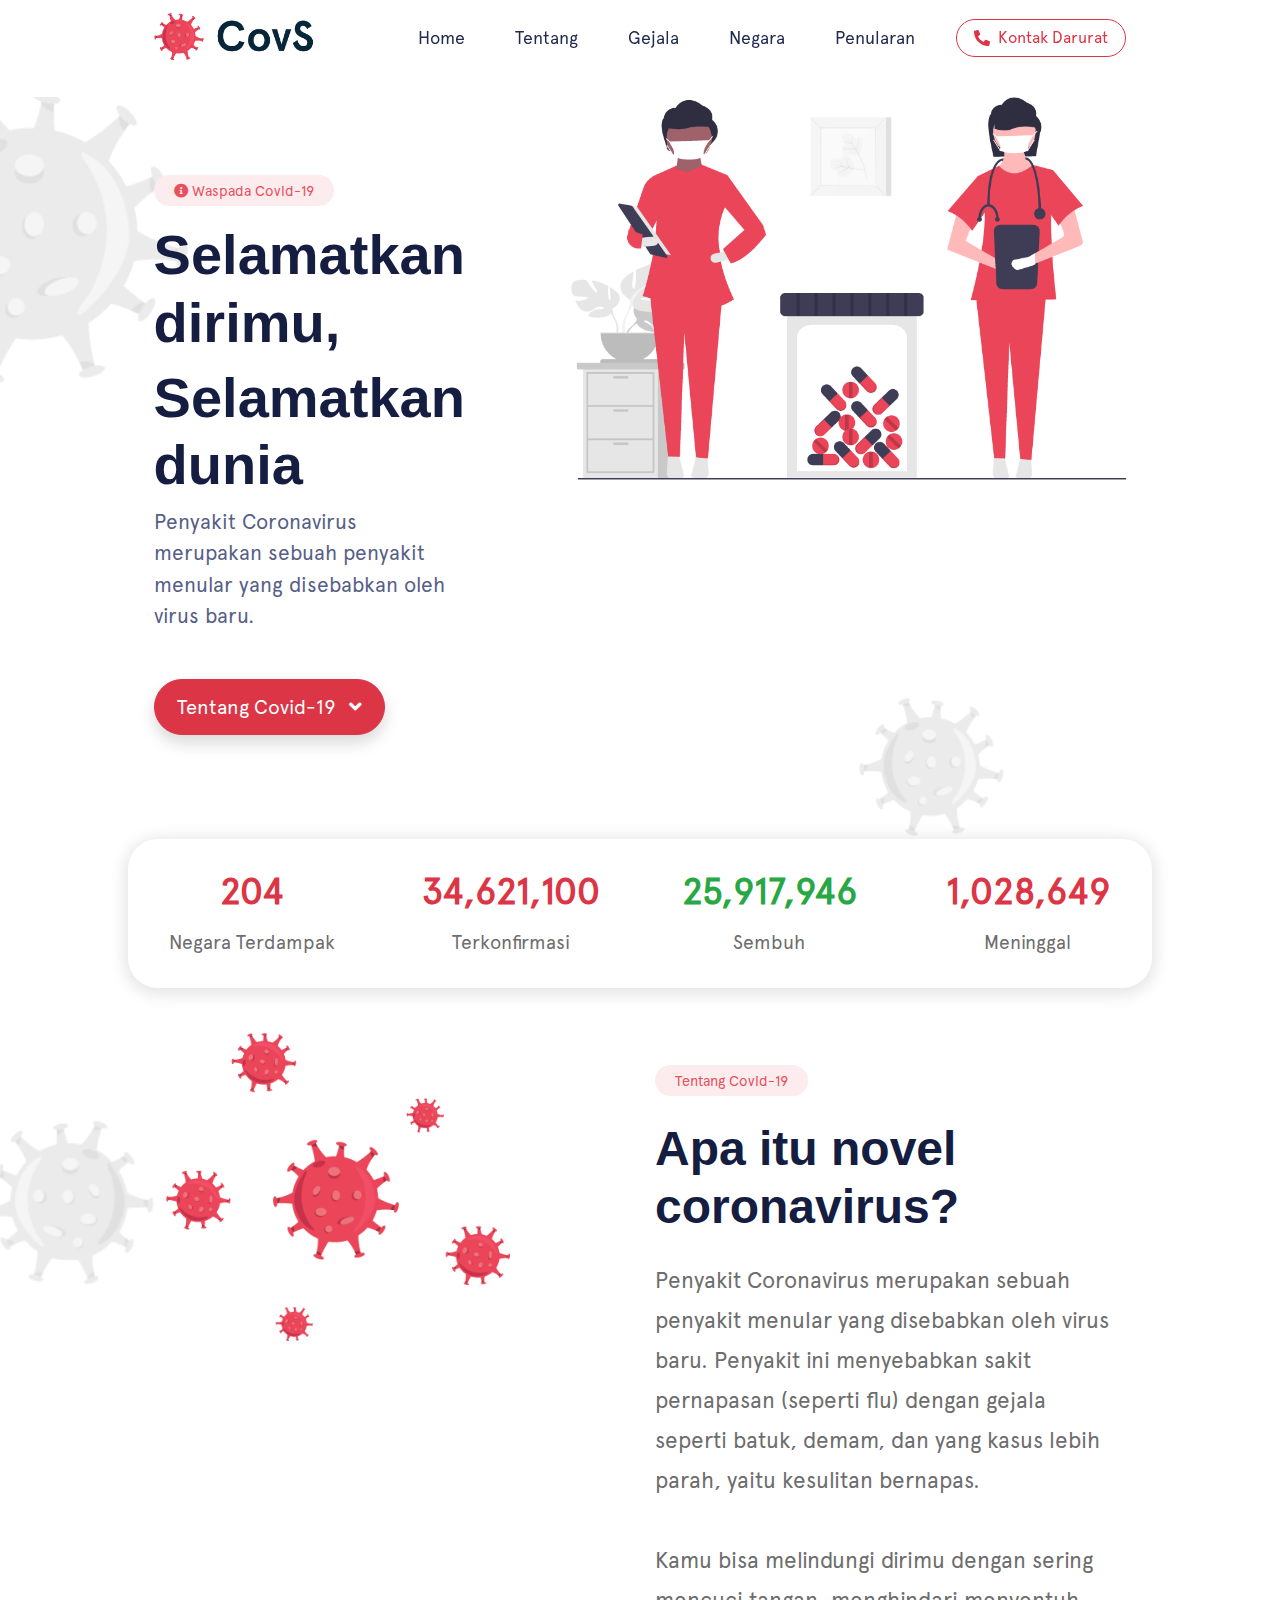
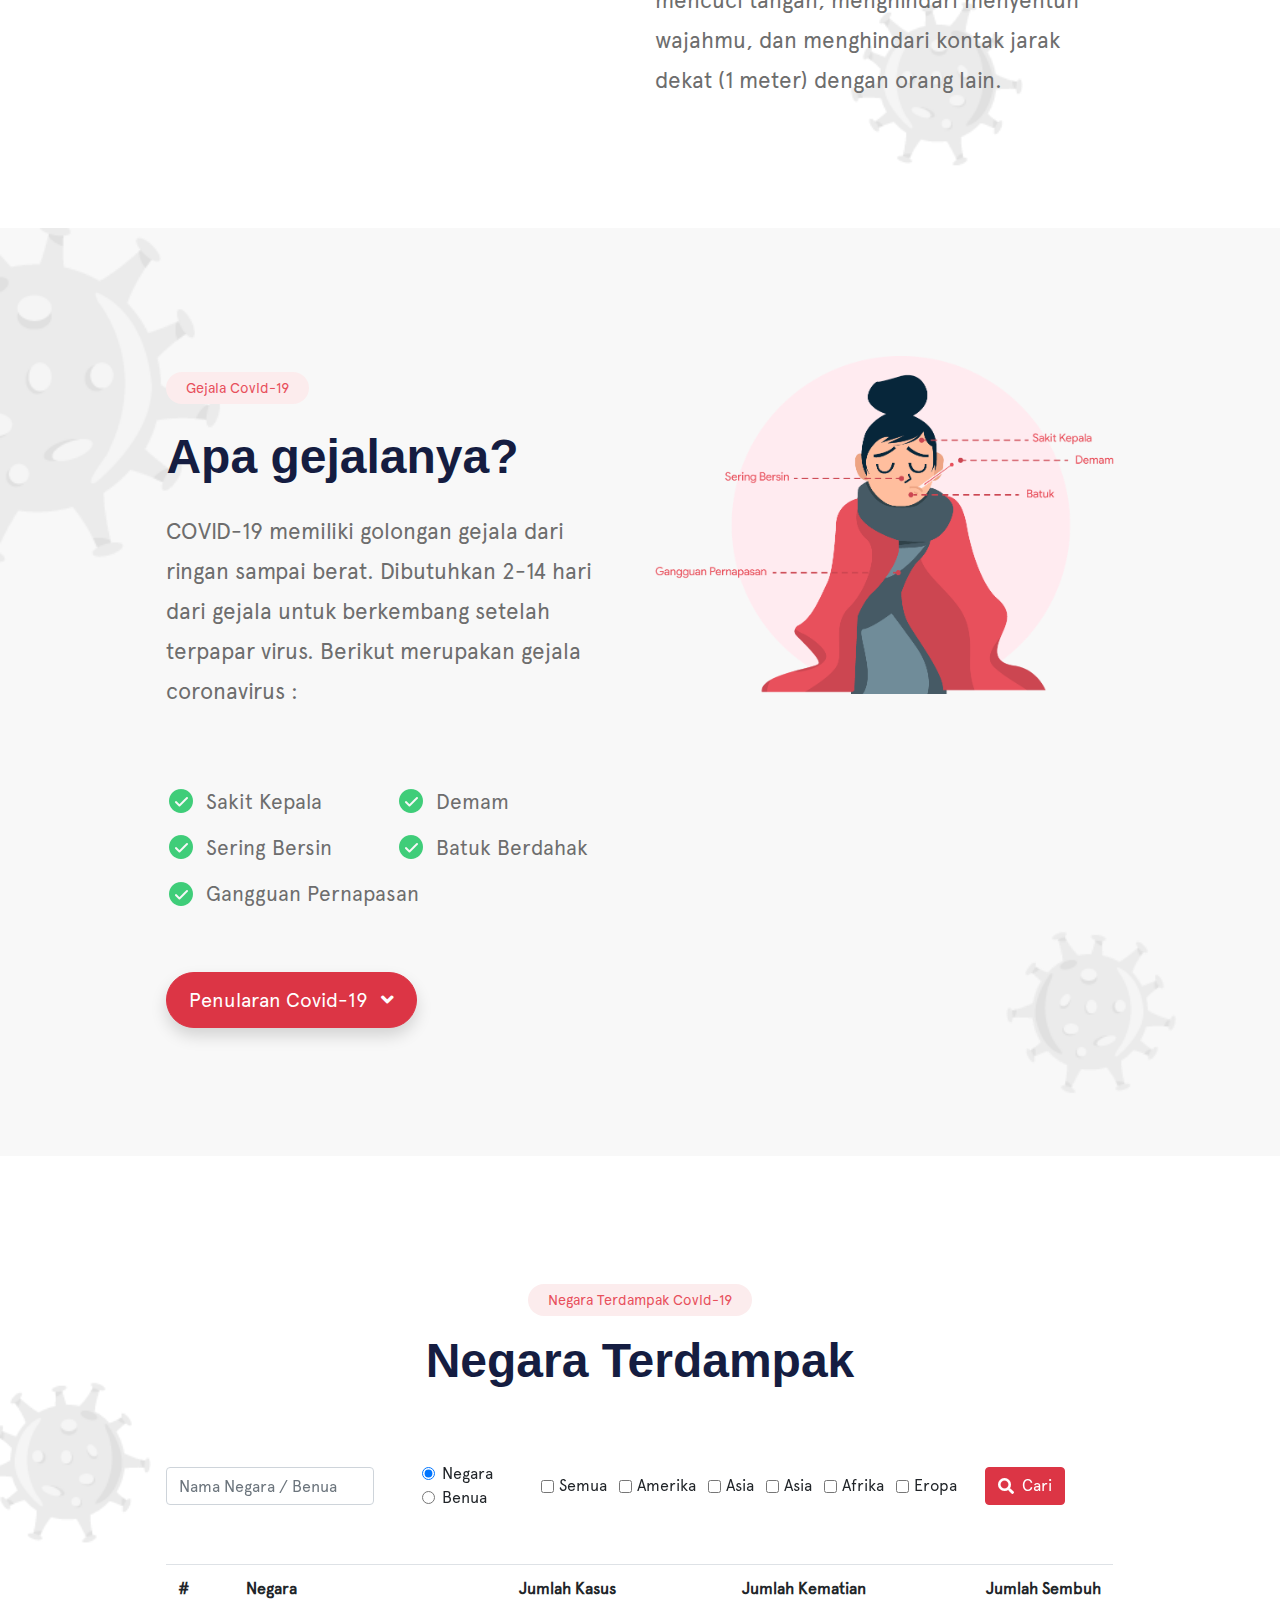
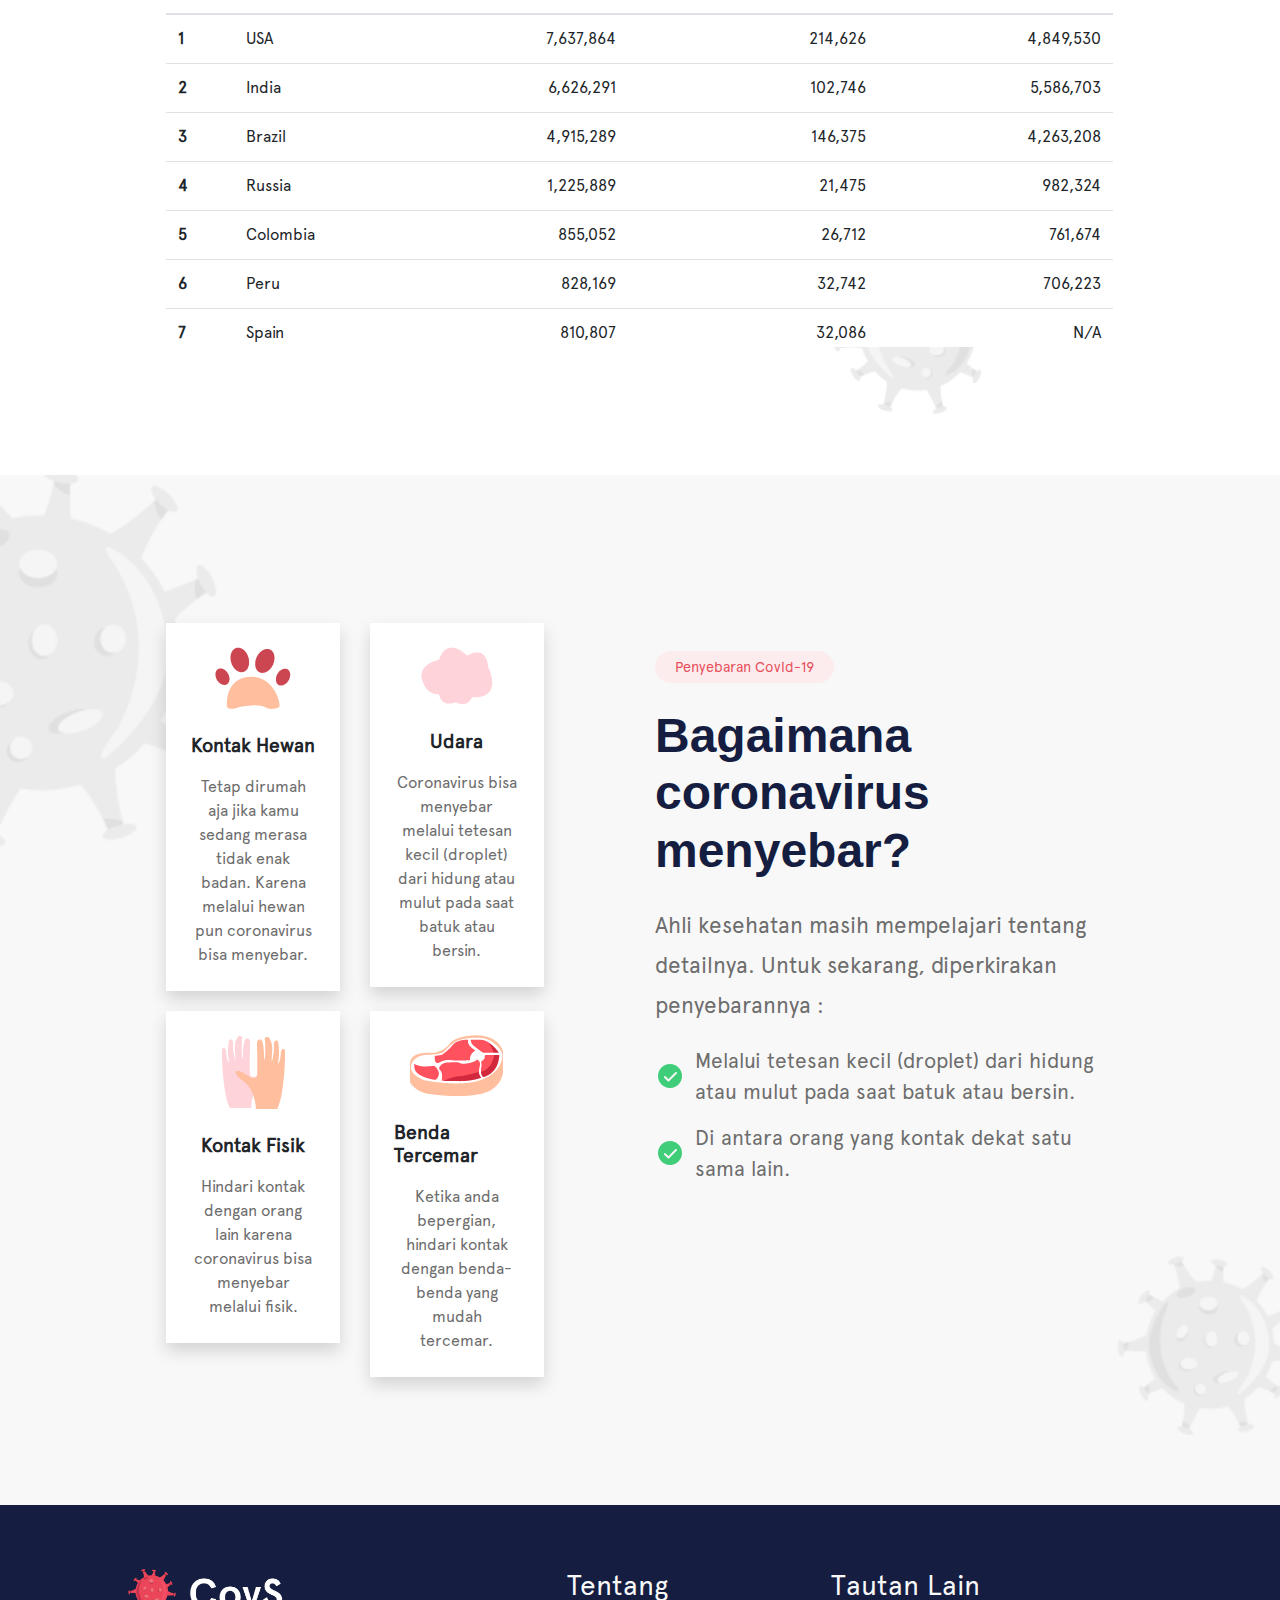
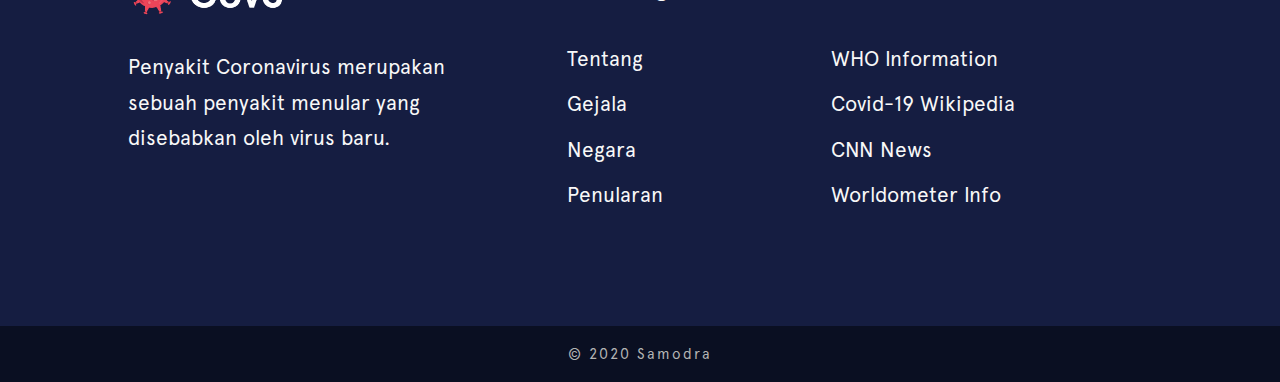
<file: index.html>
<!DOCTYPE html>
<html lang="en">
<head>
  <meta charset="UTF-8">
  <meta name="viewport" content="width=device-width, initial-scale=1.0">
  <title>CovS - Covid Statistics</title>
  <link rel="stylesheet" href="assets/css/bootstrap.min.css">
  <link rel="stylesheet" href="assets/css/apercu.css">
  <link rel="stylesheet" href="assets/font-awesome/css/all.min.css">
  <link rel="stylesheet" href="assets/css/style.css">
</head>
<body>
  <header id="home">
    <nav class="navbar navbar-expand-lg fixed-top py-0 navbar-dark">
      <a class="navbar-brand" href="#">
        <img src="assets/images/Logo.png" alt="Logo">
      </a>

      <button class="navbar-toggler" type="button" data-toggle="collapse" data-target="#navbarNavAltMarkup" aria-controls="navbarNavAltMarkup" aria-expanded="false" aria-label="Toggle navigation">
        <span class="navbar-toggler-icon"></span>
      </button>

      <div class="collapse navbar-collapse justify-content-end" id="navbarNavAltMarkup">
        <div class="navbar-nav align-items-center">
          <a class="nav-item-2" href="#home">Home</a>
          <a class="nav-item-2" href="#tentang">Tentang</a>
          <a class="nav-item-2" href="#gejala">Gejala</a>
          <a class="nav-item-2" href="#negara">Negara</a>
          <a class="nav-item-2" href="#penularan">Penularan</a>
          <a class="btn btn-rounded btn-outline-danger ml-3 h-50" href="#"><i class="fa fa-phone fa-flip-horizontal mr-2"></i> Kontak Darurat</a>
        </div>
      </div>
    </nav>

    <div class="header-content">
      <div class="row">
        <div class="col-5">
          <div class="alert-badge">
            <i class="fa fa-info-circle"></i>
            Waspada Covid-19
          </div>
          <div class="header-title">
            <h2>Selamatkan dirimu,</h2>
            <h2>Selamatkan dunia</h2>
          </div>
          <div class="header-subtitle">
            <p>Penyakit Coronavirus merupakan sebuah penyakit menular yang disebabkan oleh virus baru.</p>
          </div>

          <a href="#" class="btn btn-danger btn-lg btn-rounded-lg mt-5 d-inline-block shadow">Tentang Covid-19 <i class="fa fa-angle-down ml-2"></i></a>
        </div>
        <div class="col-7">
          <img src="assets/images/Medical-1.png" class="img-fluid" alt="Medical People">
        </div>
      </div>
    </div>
  </header>

  <main>
    <div class="global-statistics">
      <div class="row">
        <div class="col-3">
          <h2 class="text-danger">204</h2>
          <p class="mt-2 text-gray">Negara Terdampak</p>
        </div>
        <div class="col-3">
          <h2 class="text-danger">34,621,100</h2>
          <p class="mt-2 text-gray">Terkonfirmasi</p>
        </div>
        <div class="col-3">
          <h2 class="text-success">25,917,946</h2>
          <p class="mt-2 text-gray">Sembuh</p>
        </div>
        <div class="col-3">
          <h2 class="text-danger">1,028,649</h2>
          <p class="mt-2 text-gray">Meninggal</p>
        </div>
      </div>
    </div>

    <section id="tentang" class="bg-2">
      <div class="row">
        <div class="col-6">
          <img src="assets/images/Covid.png" class="w-75 mt-3" alt="Covid-19">
        </div>

        <div class="col-6">
          <div class="alert-badge mt-5">
            Tentang Covid-19
          </div>
          <h2 class="mt-4 font-weight-bold text-black section-title">Apa itu novel coronavirus?</h2>
          <p class="section-subtitle">Penyakit Coronavirus merupakan sebuah penyakit menular yang disebabkan oleh virus baru. Penyakit ini menyebabkan sakit pernapasan (seperti flu) dengan gejala seperti batuk, demam, dan yang kasus lebih parah, yaitu kesulitan bernapas. <br><br>Kamu bisa melindungi dirimu dengan sering mencuci tangan, menghindari menyentuh wajahmu, dan menghindari kontak jarak dekat (1 meter) dengan orang lain.
          </p>
        </div>
      </div>
    </section>

    <section id="gejala" class="bg-1">
      <div class="row">
        <div class="col-6">
          <div class="alert-badge mt-3">
            Gejala Covid-19
          </div>
          <h2 class="mt-4 font-weight-bold text-black section-title">Apa gejalanya?</h2>
          <p class="section-subtitle">COVID-19 memiliki golongan gejala dari ringan sampai berat. Dibutuhkan 2-14 hari dari gejala untuk berkembang setelah terpapar virus. Berikut merupakan gejala coronavirus :
          </p>
          
          <div class="list-symptoms">
            <p><img src="assets/images/icons8_ok_30px_2.png" alt="Ok Icon"> Sakit Kepala</p>
            <p><img src="assets/images/icons8_ok_30px_2.png" alt="Ok Icon"> Demam</p>
            <p><img src="assets/images/icons8_ok_30px_2.png" alt="Ok Icon"> Sering Bersin</p>
            <p><img src="assets/images/icons8_ok_30px_2.png" alt="Ok Icon"> Batuk Berdahak</p>
            <p><img src="assets/images/icons8_ok_30px_2.png" alt="Ok Icon"> Gangguan Pernapasan</p>
          </div>  

          <a href="#" class="btn btn-danger btn-lg btn-rounded-lg mt-5 d-inline-block shadow">Penularan Covid-19 <i class="fa fa-angle-down ml-2"></i></a>
          
        </div>

        <div class="col-6">
          <img src="assets/images/Symptoms.png" class="w-100" alt="Covid-19">
        </div>
      </div>
    </section>

    <section id="negara" class="bg-2 d-flex align-items-center flex-column">
      <div class="alert-badge m-0 text-center">
        Negara Terdampak Covid-19
      </div>
      <h2 class="text-center font-weight-bold text-black section-title mt-3">Negara Terdampak</h2>
      <div class="embed-responsive embed-responsive-16by9">
        <iframe class="embed-responsive-item" src="negara.html" allowfullscreen></iframe>
      </div>
    </section>

    <section id="penularan" class="bg-1">
      <div class="row">
        <div class="col-5">
          
          <div class="row list-spread-1">
            <div class="col-6">
              <div class="bg-white shadow d-flex align-items-center justify-content-center flex-column p-4">
                <img src="assets/images/Animal.png" alt="Animal">
                <h3 class="spread-title">Kontak Hewan</h3>
                <p class="spread-content ">Tetap dirumah aja jika kamu sedang merasa tidak enak badan. Karena melalui hewan pun coronavirus bisa menyebar.</p>
              </div>
            </div>
            <div class="col-6">
              <div class="bg-white shadow d-flex align-items-center justify-content-center flex-column p-4">
                <img src="assets/images/Udara.png" alt="Animal">
                <h3 class="spread-title">Udara</h3>
                <p class="spread-content ">Coronavirus bisa menyebar melalui tetesan kecil (droplet) dari hidung atau mulut pada saat batuk atau bersin.</p>
              </div>
            </div>
            <div class="col-6">
              <div class="bg-white shadow d-flex align-items-center justify-content-center flex-column p-4">
                <img src="assets/images/Hand.png" alt="Animal">
                <h3 class="spread-title">Kontak Fisik</h3>
                <p class="spread-content ">Hindari kontak dengan orang lain karena coronavirus bisa menyebar melalui fisik.</p>
              </div>
            </div>
            <div class="col-6">
              <div class="bg-white shadow d-flex align-items-center justify-content-center flex-column p-4">
                <img src="assets/images/Daging.png" alt="Animal">
                <h3 class="spread-title">Benda Tercemar</h3>
                <p class="spread-content ">Ketika anda bepergian, hindari kontak dengan benda-benda yang mudah tercemar.</p>
              </div>
            </div>
          </div>
        </div>

        <div class="col-6 offset-1">
          <div class="alert-badge mt-5">
            Penyebaran Covid-19
          </div>
          <h2 class="mt-4 font-weight-bold text-black section-title">Bagaimana coronavirus menyebar?</h2>
          <p class="section-subtitle">Ahli kesehatan masih mempelajari tentang detailnya. Untuk sekarang, diperkirakan penyebarannya :
          </p>

          <div class="list-spread">
            <p><img src="assets/images/icons8_ok_30px_2.png" alt="Ok Icon"> Melalui tetesan kecil (droplet) dari hidung atau mulut pada saat batuk atau bersin.</p>
            <p><img src="assets/images/icons8_ok_30px_2.png" alt="Ok Icon"> Di antara orang yang kontak dekat satu sama lain.</p>
          </div>
        </div>
      </div>
    </section>
  </main>

  <footer>
    <div class="row">
      <div class="col-4">
        <div class="footer-title">
          <img src="assets/images/Logo-2.png" alt="Logo Covs">
        </div>

        <p>Penyakit Coronavirus merupakan sebuah penyakit menular yang disebabkan oleh virus baru.</p>

      </div>

      <div class="col-3 offset-1">
        <div class="footer-title">
          <h3>Tentang</h3>
        </div>

        <ul>
          <li><a href="#tentang" class="footer-menu">Tentang</a></li>
          <li><a href="#gejala" class="footer-menu">Gejala</a></li>
          <li><a href="#negara" class="footer-menu">Negara</a></li>
          <li><a href="#penularan" class="footer-menu">Penularan</a></li>
        </ul>
      </div>

      <div class="col-4">
        <div class="footer-title">
          <h3>Tautan Lain</h3>
        </div>

        <ul>
          <li><a href="#" class="footer-menu">WHO Information</a></li>
          <li><a href="#" class="footer-menu">Covid-19 Wikipedia</a></li>
          <li><a href="#" class="footer-menu">CNN News</a></li>
          <li><a href="#" class="footer-menu">Worldometer Info</a></li>
        </ul>
      </div>
    </div>

    <div class="footer-copyright">
      <p>&copy; 2020 Samodra</p>
    </div>
  </footer>

  <script src="assets/js/jquery-3.5.1.min.js"></script>
  <script src="assets/js/bootstrap.min.js"></script>
  <script src="assets/js/script.js"></script>
</body>
</html>
</file>
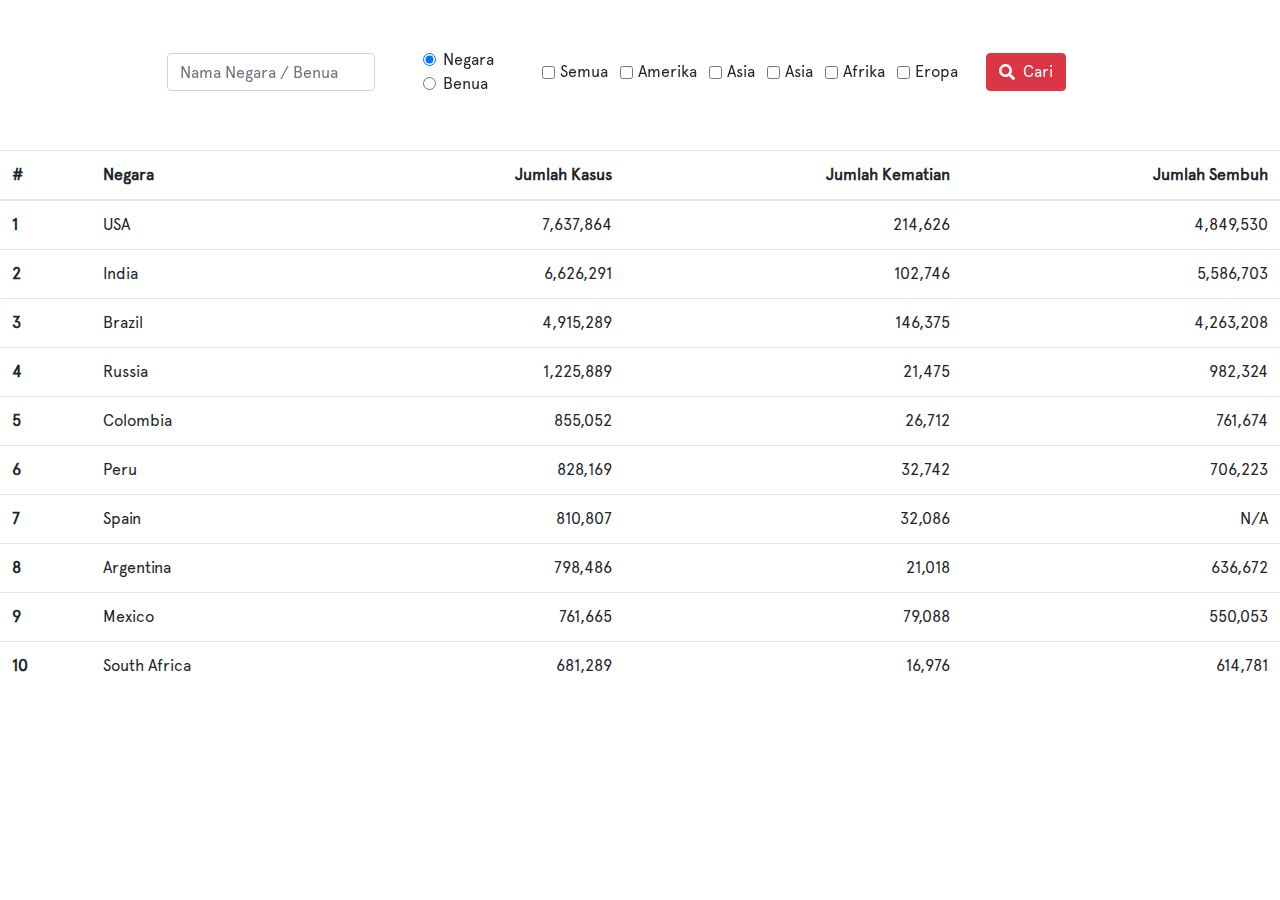
<file: negara.html>
<!DOCTYPE html>
<html lang="en">
<head>
  <meta charset="UTF-8">
  <meta name="viewport" content="width=device-width, initial-scale=1.0">
  <title>Negara</title>
  <link rel="stylesheet" href="assets/css/apercu.css">
  <link rel="stylesheet" href="assets/css/bootstrap.min.css">
  <link rel="stylesheet" href="assets/font-awesome/css/all.min.css">
  <link rel="stylesheet" href="assets/css/style.css">
</head>
<body class="">
  <nav class="fixed-top p-0 mt-5">
    <form action="#" class="d-flex justify-content-center">
      <div class="d-flex align-items-center">
        <input type="text" class="form-control mr-5" placeholder="Nama Negara / Benua">
        <div class="kategori mr-5">
          <div class="form-check">
            <input class="form-check-input" type="radio" name="exampleRadios" id="exampleRadios1" value="option1" checked>
            <label class="form-check-label" for="exampleRadios1">
              Negara
            </label>
          </div>
          <div class="form-check">
            <input class="form-check-input" type="radio" name="exampleRadios" id="exampleRadios2" value="option2">
            <label class="form-check-label" for="exampleRadios2">
              Benua
            </label>
          </div>
        </div>
        <div class="benua mr-5">
          <div class="form-check form-check-inline">
            <input class="form-check-input" type="checkbox" id="inlineCheckbox1" value="option1">
            <label class="form-check-label" for="inlineCheckbox1">Semua</label>
          </div>
          <div class="form-check form-check-inline">
            <input class="form-check-input" type="checkbox" id="inlineCheckbox2" value="option2">
            <label class="form-check-label" for="inlineCheckbox2">Amerika</label>
          </div>
          <div class="form-check form-check-inline">
            <input class="form-check-input" type="checkbox" id="inlineCheckbox3" value="option3">
            <label class="form-check-label" for="inlineCheckbox3">Asia</label>
          </div>
          <div class="form-check form-check-inline">
            <input class="form-check-input" type="checkbox" id="inlineCheckbox4" value="option4">
            <label class="form-check-label" for="inlineCheckbox4">Asia</label>
          </div>
          <div class="form-check form-check-inline">
            <input class="form-check-input" type="checkbox" id="inlineCheckbox5" value="option5">
            <label class="form-check-label" for="inlineCheckbox5">Afrika</label>
          </div>
          <div class="form-check form-check-inline">
            <input class="form-check-input" type="checkbox" id="inlineCheckbox6" value="option6">
            <label class="form-check-label" for="inlineCheckbox6">Eropa</label>
          </div>

          <button type="submit" class="btn btn-danger ml-3"><i class="fa fa-search mr-2"></i> Cari</button>
        </div>
      </div>
  
    </form>
  </nav>
  
  <main class="negara-page">
    <table class="table table-hover">
      <thead>
        <tr>
          <th scope="col">#</th>
          <th scope="col">Negara</th>
          <th scope="col">Jumlah Kasus</th>
          <th scope="col">Jumlah Kematian</th>
          <th scope="col">Jumlah Sembuh</th>
        </tr>
      </thead>
      <tbody>
        <tr>
          <th scope="row">1</th>
          <td>USA</td>
          <td>7,637,864</td>
          <td>214,626</td>
          <td>4,849,530</td>
        </tr>
        <tr>
          <th scope="row">2</th>
          <td>India</td>
          <td>6,626,291</td>
          <td>102,746</td>
          <td>5,586,703</td>
        </tr>
        <tr>
          <th scope="row">3</th>
          <td>Brazil</td>
          <td>4,915,289</td>
          <td>146,375</td>
          <td>4,263,208</td>
        </tr>
        <tr>
          <th scope="row">4</th>
          <td>Russia</td>
          <td>1,225,889</td>
          <td>21,475</td>
          <td>982,324</td>
        </tr>
        <tr>
          <th scope="row">5</th>
          <td>Colombia</td>
          <td>855,052</td>
          <td>26,712</td>
          <td>761,674</td>
        </tr>
        <tr>
          <th scope="row">6</th>
          <td>Peru</td>
          <td>828,169</td>
          <td>32,742</td>
          <td>706,223</td>
        </tr>
        <tr>
          <th scope="row">7</th>
          <td>Spain</td>
          <td>810,807</td>
          <td>32,086</td>
          <td>N/A</td>
        </tr>
        <tr>
          <th scope="row">8</th>
          <td>Argentina</td>
          <td>798,486</td>
          <td>21,018</td>
          <td>636,672</td>
        </tr>
        <tr>
          <th scope="row">9</th>
          <td>Mexico</td>
          <td>761,665</td>
          <td>79,088</td>
          <td>550,053</td>
        </tr>
        <tr>
          <th scope="row">10</th>
          <td>South Africa</td>
          <td>681,289</td>
          <td>16,976</td>
          <td>614,781</td>
        </tr>
      </tbody>
    </table>
  </main>
</body>
</html>
</file>
<file: assets/css/apercu.css>
@font-face {
    font-family: 'Apercu Regular';
    font-style: normal;
    font-weight: normal;
    src: local('Apercu Regular'), url('../fonts/apercu-cufonfonts/Apercu_Regular.otf') format('woff');
}
@font-face {
    font-family: 'Apercu Italic';
    font-style: normal;
    font-weight: normal;
    src: local('Apercu Italic'), url('../fonts/apercu-cufonfonts/Apercu\ Italic.woff') format('woff');
}
@font-face {
    font-family: 'Apercu Light';
    font-style: normal;
    font-weight: normal;
    src: local('Apercu Light'), url('../fonts/apercu-cufonfonts/Apercu\ Light.woff') format('woff');
}
@font-face {
    font-family: 'Apercu Light Italic';
    font-style: normal;
    font-weight: normal;
    src: local('Apercu Light Italic'), url('../fonts/apercu-cufonfonts/Apercu\ Light Italic.woff') format('woff');
}
@font-face {
    font-family: 'Apercu Medium';
    font-style: normal;
    font-weight: normal;
    src: local('Apercu Medium'), url('../fonts/apercu-cufonfonts/Apercu\ Medium.woff') format('woff');
}
@font-face {
    font-family: 'Apercu Medium Italic';
    font-style: normal;
    font-weight: normal;
    src: local('Apercu Medium Italic'), url('../fonts/apercu-cufonfonts/Apercu\ Medium Italic.woff') format('woff');
}
@font-face {
    font-family: 'Apercu Bold';
    font-style: normal;
    font-weight: normal;
    src: local('Apercu Bold'), url('../fonts/apercu-cufonfonts/Apercu\ Bold.woff') format('woff');
}
@font-face {
    font-family: 'Apercu Bold Italic';
    font-style: normal;
    font-weight: normal;
    src: local('Apercu Bold Italic'), url('../fonts/apercu-cufonfonts/Apercu\ Bold Italic.woff') format('woff');
}
@font-face {
    font-family: 'Apercu Mono Regular';
    font-style: normal;
    font-weight: normal;
    src: local('Apercu Mono Regular'), url('../fonts/apercu-cufonfonts/Apercu\ Mono.woff') format('woff');
}
</file>
<file: assets/css/style.css>
@import url("https://fonts.googleapis.com/css2?family=Rubik:wght@500;700&display=swap");
* {
  -webkit-box-sizing: border-box;
          box-sizing: border-box;
}

p {
  margin: 0 !important;
}

body {
  font-family: 'Apercu Regular';
}

header {
  width: 100%;
  height: 100%;
  padding: 0 12%;
  padding-bottom: 12%;
  background-image: url(../images/bg-1.png);
  background-size: cover;
}

a, a:hover {
  text-decoration: none;
}

.bg-light-gray {
  background-color: #eeeeee;
}

.bg-red {
  background-color: #E8505C;
}

.text-red {
  color: #E8505C;
}

.text-gray, .section-subtitle, main .list-symptoms, .list-spread {
  color: #6d6d6d;
}

.text-black {
  color: #151D41;
}

nav {
  padding: .5rem 12% !important;
  -webkit-transition: .2s ease-in-out;
  transition: .2s ease-in-out;
}

.navbar-brand img {
  height: 50px;
}

.header-content {
  margin-top: 10%;
}

.nav-item-2 {
  display: -webkit-box;
  display: -ms-flexbox;
  display: flex;
  -webkit-box-align: center;
      -ms-flex-align: center;
          align-items: center;
  font-size: 1.1em;
  padding: 25px;
  color: #222a50;
  text-decoration: none;
  vertical-align: middle;
  -webkit-transition: .3s ease-in;
  transition: .3s ease-in;
  position: relative;
}

.nav-item-2:after {
  content: '';
  position: absolute;
  display: block;
  height: 3px;
  background-color: #E8505C;
  bottom: 0;
  left: 50%;
  -webkit-transform: translateX(-50%);
          transform: translateX(-50%);
  width: 0;
  -webkit-transition: .3s ease-out;
  transition: .3s ease-out;
}

.nav-item-2:hover {
  color: #E8505C;
}

.nav-item-2:hover:after {
  width: 100%;
}

.nav-sticky {
  background-color: #fff;
  -webkit-box-shadow: 0 3px 5px 2px rgba(0, 0, 0, 0.1);
          box-shadow: 0 3px 5px 2px rgba(0, 0, 0, 0.1);
}

.btn-rounded {
  border-radius: 40px;
  padding: 0.375rem calc(.75rem + 5px);
}

.btn-rounded-lg {
  border-radius: 40px;
  padding: 0.75rem calc(.75rem + 10px);
}

.btn {
  display: -webkit-box;
  display: -ms-flexbox;
  display: flex;
  -webkit-box-align: center;
      -ms-flex-align: center;
          align-items: center;
}

ion-icon {
  margin-right: 5px;
  font-size: larger;
}

.alert-badge {
  display: inline-block;
  background-color: #FCECED;
  color: #E8505C;
  font-size: .9em;
  padding: 5px 20px;
  border-radius: 20px;
  margin-top: 20%;
}

.header-title {
  margin-top: 15px;
}

.header-title h2 {
  font-family: 'Arial';
  font-size: 3.5em;
  font-weight: bold;
  color: #151D41;
}

.header-subtitle p {
  color: #555e86;
  font-size: 1.3em;
  width: 80%;
}

.section-title {
  font-size: 3em;
  font-family: 'Arial';
  margin-bottom: 25px;
}

.section-subtitle {
  font-size: 1.4em;
  line-height: 40px;
}

main {
  position: relative;
}

main .global-statistics {
  position: absolute;
  padding: 30px 10px;
  width: 80%;
  background-color: #ffffff;
  -webkit-box-shadow: 0 3px 15px 4px rgba(0, 0, 0, 0.1);
          box-shadow: 0 3px 15px 4px rgba(0, 0, 0, 0.1);
  border-radius: 30px;
  left: 50%;
  top: -50px;
  -webkit-transform: translateX(-50%);
          transform: translateX(-50%);
}

main .global-statistics .col-3 {
  display: -webkit-box;
  display: -ms-flexbox;
  display: flex;
  -webkit-box-align: center;
      -ms-flex-align: center;
          align-items: center;
  -webkit-box-orient: vertical;
  -webkit-box-direction: normal;
      -ms-flex-direction: column;
          flex-direction: column;
}

main .global-statistics .col-3 h2 {
  font-size: 2.3em;
  font-weight: bold;
}

main .global-statistics .col-3 p {
  font-size: 1.2em;
}

main .bg-2 {
  background-color: #fff;
  background-image: url(../images/bg-2.png);
  background-size: cover;
}

main .bg-1 {
  background-color: #f8f8f8;
  background-image: url(../images/bg-1.png);
  background-size: cover;
}

main section {
  padding: 10% 13%;
}

main .list-symptoms {
  display: -webkit-box;
  display: -ms-flexbox;
  display: flex;
  -ms-flex-wrap: wrap;
      flex-wrap: wrap;
  margin-top: 75px;
}

main .list-symptoms p {
  display: -webkit-box;
  display: -ms-flexbox;
  display: flex;
  -webkit-box-flex: 50%;
      -ms-flex: 50%;
          flex: 50%;
  -webkit-box-align: center;
      -ms-flex-align: center;
          align-items: center;
  font-size: 1.3em;
  margin-bottom: 15px !important;
}

main .list-symptoms p img {
  margin-right: 10px;
}

.benua {
  display: -webkit-box;
  display: -ms-flexbox;
  display: flex;
}

.negara-page {
  margin-top: 150px;
}

.negara-page table tbody tr td:not(:first-child):not(:nth-child(2)), .negara-page table thead tr td:not(:first-child):not(:nth-child(2)) {
  text-align: right;
}

.negara-page table tbody tr th:not(:first-child):not(:nth-child(2)), .negara-page table thead tr th:not(:first-child):not(:nth-child(2)) {
  text-align: right;
}

.list-spread {
  padding-top: 20px;
}

.list-spread p {
  display: -webkit-box;
  display: -ms-flexbox;
  display: flex;
  -webkit-box-flex: 50%;
      -ms-flex: 50%;
          flex: 50%;
  -webkit-box-align: center;
      -ms-flex-align: center;
          align-items: center;
  font-size: 1.3em;
  margin-bottom: 15px !important;
}

.list-spread p img {
  margin-right: 10px;
}

.spread-title {
  margin-top: 25px;
  font-size: 1.2em;
  font-weight: bold;
}

.spread-content {
  margin-top: 10px !important;
  text-align: center;
  color: #6d6d6d;
}

.list-spread-1 .col-6 {
  margin-top: 20px;
}

footer {
  width: 100%;
  background-color: #151D41;
  overflow: hidden;
  padding: 5% 10%;
  color: #f8f8f8;
  font-size: 1.3em;
  line-height: 1.7em;
  position: relative;
  padding-bottom: 12%;
}

footer .footer-title {
  display: -webkit-box;
  display: -ms-flexbox;
  display: flex;
  -webkit-box-align: center;
      -ms-flex-align: center;
          align-items: center;
  margin-bottom: 30px;
}

footer .footer-title img {
  height: 50px;
}

footer ul {
  list-style: none;
  padding: 0;
}

footer ul li {
  margin: 10px 0px;
}

footer .footer-menu {
  color: #f8f8f8;
}

footer .footer-copyright {
  position: absolute;
  bottom: 0;
  left: 0;
  width: 100%;
  background-color: #0a0f22;
  color: #f8f8f8;
}

footer .footer-copyright p {
  padding: 10px;
  text-align: center;
  font-size: .7em;
  letter-spacing: 2px;
  color: #b3b3b3;
}
/*# sourceMappingURL=style.css.map */
</file>
